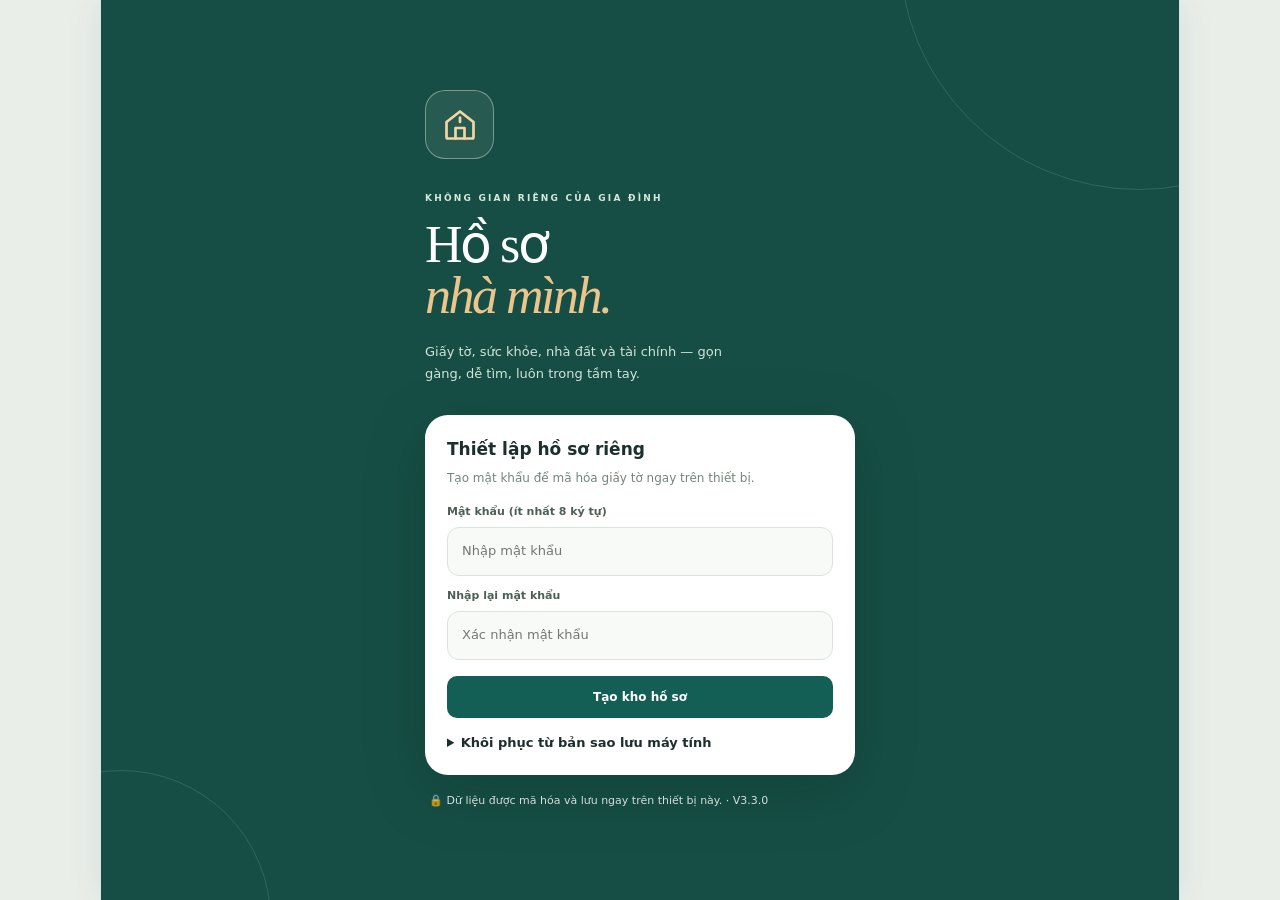
<file: index.html>
<!doctype html>
<html lang="vi" translate="no" class="notranslate">
<head>
  <meta charset="utf-8">
  <meta name="google" content="notranslate">
  <meta name="viewport" content="width=device-width,initial-scale=1,viewport-fit=cover">
  <meta name="theme-color" content="#145f55">
  <meta name="description" content="Hồ sơ Nhà Mình — quản lý giấy tờ, sức khỏe, nhà đất và thu chi gia đình, lưu mã hóa trên thiết bị.">
  <meta name="apple-mobile-web-app-capable" content="yes">
  <meta name="apple-mobile-web-app-status-bar-style" content="default">
  <meta name="apple-mobile-web-app-title" content="Hồ sơ nhà mình">
  <link rel="icon" href="./icons/favicon-32-v2.png" sizes="32x32" type="image/png">
  <link rel="icon" href="./icons/favicon-48-v2.png" sizes="48x48" type="image/png">
  <link rel="apple-touch-icon" href="./icons/apple-touch-icon-v2.png" sizes="180x180">
  <meta property="og:type" content="website">
  <meta property="og:title" content="Hồ sơ nhà mình">
  <meta property="og:description" content="Tổ ấm được gìn giữ – Mọi giấy tờ, một nơi an tâm.">
  <meta property="og:image" content="https://minhthang16.github.io/ho-so-gia-dinh-test/icons/icon-family-512-v2.png">
  <link rel="manifest" href="./manifest.webmanifest">
  <link rel="stylesheet" href="./styles.css?v=3.3.0">
  <link rel="stylesheet" href="./compact.css?v=3.3.0-ui01">
  <link rel="stylesheet" href="./ui02.css?v=3.3.0-ui02-v05">
  <title>Hồ sơ nhà mình – V3.3.0 TEST · UI02 V05</title>
</head>
<body>
  <div class="app-shell">
    <section id="authScreen" class="auth-screen">
      <div class="auth-decor one"></div><div class="auth-decor two"></div>
      <div class="auth-inner">
        <div class="logo-badge" aria-hidden="true">
          <svg viewBox="0 0 24 24" fill="none" stroke="currentColor" stroke-width="1.8" stroke-linecap="round" stroke-linejoin="round"><path d="m3 10 9-7 9 7v10a1 1 0 0 1-1 1H4a1 1 0 0 1-1-1z"/><path d="M9 21v-7h6v7"/><path d="M12 7v3"/></svg>
        </div>
        <div class="eyebrow">KHÔNG GIAN RIÊNG CỦA GIA ĐÌNH</div>
        <h1>Hồ sơ<br><em>nhà mình.</em></h1>
        <p class="auth-intro">Giấy tờ, sức khỏe, nhà đất và tài chính — gọn gàng, dễ tìm, luôn trong tầm tay.</p>
        <div id="authContent"></div>
        <p class="auth-privacy"><span aria-hidden="true">🔒</span> Dữ liệu được mã hóa và lưu ngay trên thiết bị này. · V3.3.0</p>
      </div>
    </section>

    <section id="mainApp" class="main-app hidden" aria-label="Ứng dụng Hồ sơ nhà mình">
      <header class="topbar">
        <div class="topbar-title"><div class="small-mark" aria-hidden="true">⌂</div><div><span class="topbar-overline">QUẢN LÝ GIA ĐÌNH · V3.3.0</span><strong id="pageTitle">Tổng quan</strong></div></div>
        <div class="ui02-greeting"><span class="ui02-greeting-kicker">TỔ ẤM ĐƯỢC GÌN GIỮ</span><span class="ui02-greeting-text">– Mọi giấy tờ, một nơi an tâm.</span></div>
        <button class="round-icon" id="topLock" title="Khóa ứng dụng" aria-label="Khóa ứng dụng"><svg viewBox="0 0 24 24" fill="none" stroke="currentColor" stroke-width="1.9" stroke-linecap="round" stroke-linejoin="round"><rect x="5" y="10" width="14" height="11" rx="2"/><path d="M8 10V7a4 4 0 0 1 8 0v3"/></svg></button>
      </header>
      <button id="syncTopStatus" type="button" data-action="sync-drive" class="secondary-btn full" style="margin:0;border-radius:0;font-size:12px;min-height:34px;white-space:normal;overflow-wrap:anywhere" aria-live="polite">Đồng bộ Drive · Chưa kết nối</button>
      <main id="view" class="main-content"></main>
      <button id="fab" class="fab" aria-label="Thêm mới" title="Thêm mới"><span>＋</span></button>
      <nav class="bottom-nav" aria-label="Điều hướng chính">
        <button data-nav="home" class="nav-btn active"><span class="nav-ico">⌂</span><span>Tổng quan</span></button>
        <button data-nav="records" class="nav-btn"><span class="nav-ico">▤</span><span>Hồ sơ</span></button>
        <button data-nav="finance" class="nav-btn"><span class="nav-ico">◉</span><span>Thu chi</span></button>
        <button data-nav="members" class="nav-btn"><span class="nav-ico">♧</span><span>Gia đình</span></button>
        <button data-nav="settings" class="nav-btn"><span class="nav-ico">⚙</span><span>Cài đặt</span></button>
      </nav>
    </section>
  </div>

  <dialog id="modal" aria-modal="true"><div id="modalBody"></div></dialog>
  <div id="toast" role="status" aria-live="polite"></div>
  <input id="backupFile" type="file" accept=".hsgd,.json,application/json" class="hidden" aria-label="Chọn tệp sao lưu">
  <script src="./app.js?v=3.3.0" defer></script>
  <script src="./ui02.js?v=3.3.0-ui02-v05" defer></script>
  <script src="./sync.js?v=3.3.0" defer></script>
</body>
</html>
</file>
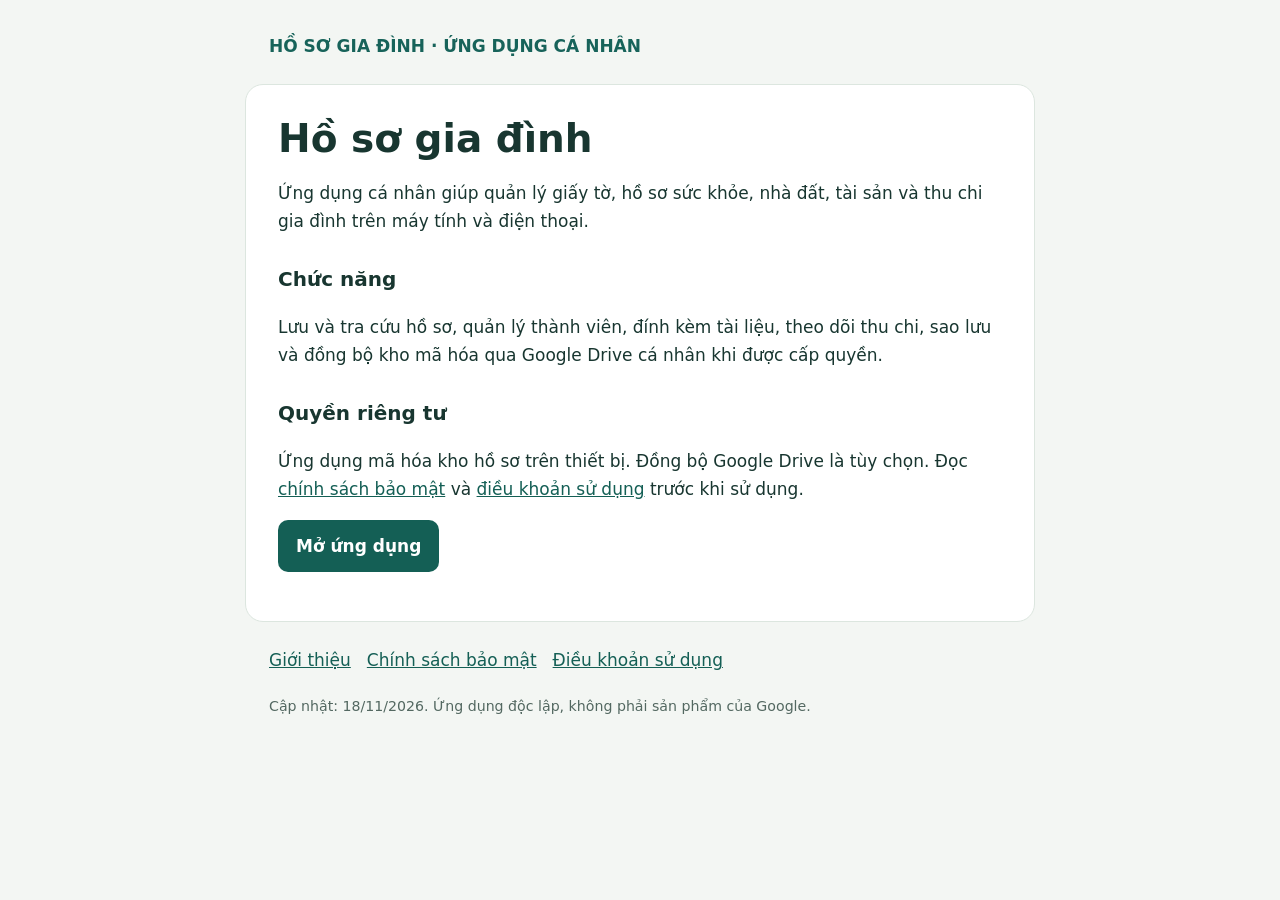
<file: gioi-thieu.html>
<!doctype html>
<html lang="vi"><head><meta charset="utf-8"><meta name="viewport" content="width=device-width, initial-scale=1"><title>Hồ sơ gia đình | Hồ sơ gia đình</title><style>*{box-sizing:border-box}body{margin:0;background:#f3f6f3;color:#183630;font:17px/1.65 system-ui,Arial,sans-serif}header,main,footer{max-width:790px;margin:auto;padding:24px}header{padding-top:32px;color:#17635a;font-weight:700}main{background:white;border:1px solid #dce6df;border-radius:18px;padding:32px}h1{font-size:clamp(27px,5vw,39px);line-height:1.15;margin:0 0 16px}h2{font-size:20px;margin-top:28px}a{color:#145f55}nav{display:flex;gap:16px;flex-wrap:wrap}small{color:#536861}.btn{display:inline-block;padding:12px 18px;border-radius:10px;background:#145f55;color:white;text-decoration:none;font-weight:600}code{overflow-wrap:anywhere}@media(max-width:600px){main{margin:0 12px;padding:22px}header,footer{padding:20px}}</style></head><body><header>HỒ SƠ GIA ĐÌNH · ỨNG DỤNG CÁ NHÂN</header><main><h1>Hồ sơ gia đình</h1><p>Ứng dụng cá nhân giúp quản lý giấy tờ, hồ sơ sức khỏe, nhà đất, tài sản và thu chi gia đình trên máy tính và điện thoại.</p><h2>Chức năng</h2><p>Lưu và tra cứu hồ sơ, quản lý thành viên, đính kèm tài liệu, theo dõi thu chi, sao lưu và đồng bộ kho mã hóa qua Google Drive cá nhân khi được cấp quyền.</p><h2>Quyền riêng tư</h2><p>Ứng dụng mã hóa kho hồ sơ trên thiết bị. Đồng bộ Google Drive là tùy chọn. Đọc <a href="privacy.html">chính sách bảo mật</a> và <a href="terms.html">điều khoản sử dụng</a> trước khi sử dụng.</p><p><a class="btn" href="./index.html">Mở ứng dụng</a></p></main><footer><nav><a href="gioi-thieu.html">Giới thiệu</a><a href="privacy.html">Chính sách bảo mật</a><a href="terms.html">Điều khoản sử dụng</a></nav><p><small>Cập nhật: 18/11/2026. Ứng dụng độc lập, không phải sản phẩm của Google.</small></p></footer></body></html>
</file>
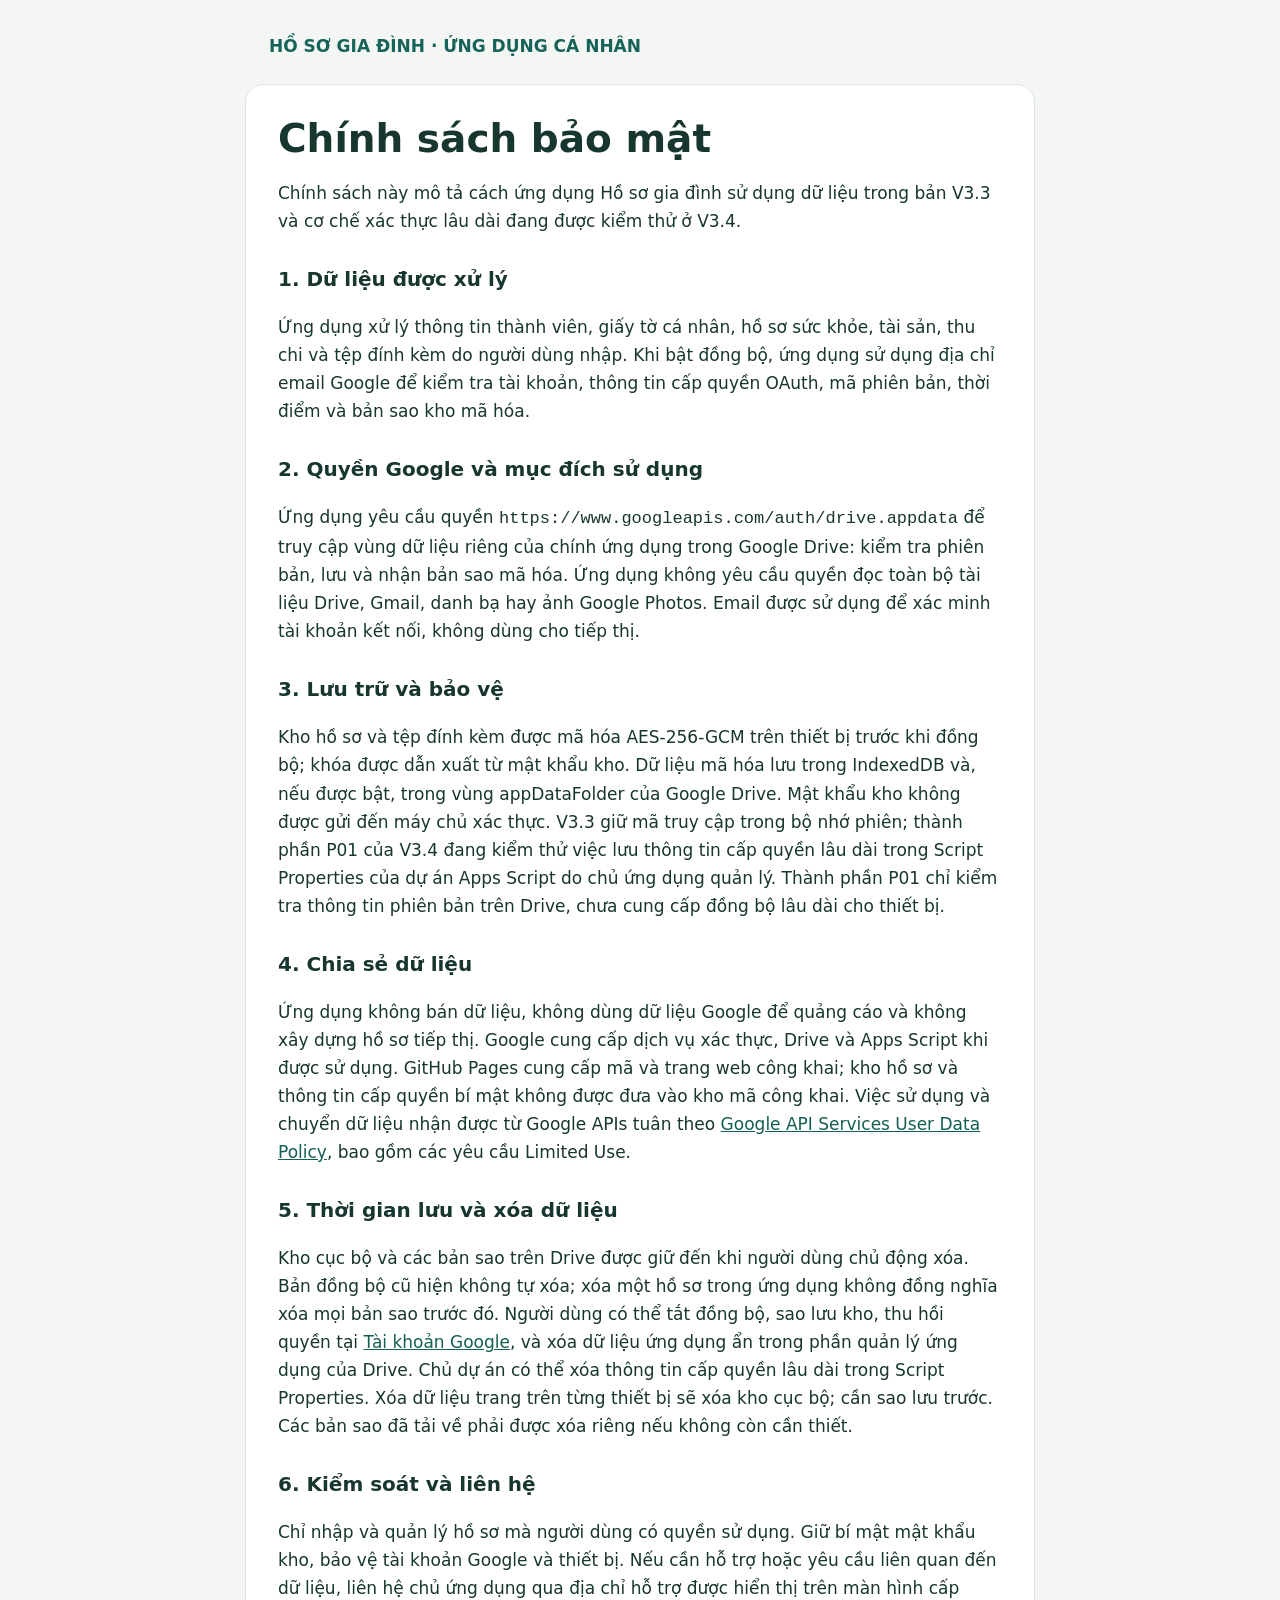
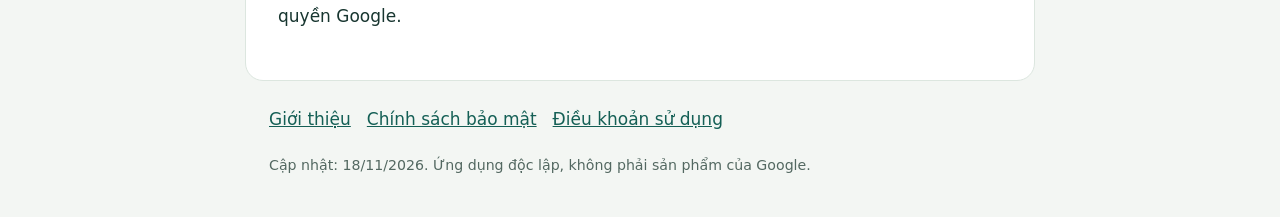
<file: privacy.html>
<!doctype html>
<html lang="vi"><head><meta charset="utf-8"><meta name="viewport" content="width=device-width, initial-scale=1"><title>Chính sách bảo mật | Hồ sơ gia đình</title><style>*{box-sizing:border-box}body{margin:0;background:#f3f6f3;color:#183630;font:17px/1.65 system-ui,Arial,sans-serif}header,main,footer{max-width:790px;margin:auto;padding:24px}header{padding-top:32px;color:#17635a;font-weight:700}main{background:white;border:1px solid #dce6df;border-radius:18px;padding:32px}h1{font-size:clamp(27px,5vw,39px);line-height:1.15;margin:0 0 16px}h2{font-size:20px;margin-top:28px}a{color:#145f55}nav{display:flex;gap:16px;flex-wrap:wrap}small{color:#536861}.btn{display:inline-block;padding:12px 18px;border-radius:10px;background:#145f55;color:white;text-decoration:none;font-weight:600}code{overflow-wrap:anywhere}@media(max-width:600px){main{margin:0 12px;padding:22px}header,footer{padding:20px}}</style></head><body><header>HỒ SƠ GIA ĐÌNH · ỨNG DỤNG CÁ NHÂN</header><main><h1>Chính sách bảo mật</h1><p>Chính sách này mô tả cách ứng dụng Hồ sơ gia đình sử dụng dữ liệu trong bản V3.3 và cơ chế xác thực lâu dài đang được kiểm thử ở V3.4.</p><h2>1. Dữ liệu được xử lý</h2><p>Ứng dụng xử lý thông tin thành viên, giấy tờ cá nhân, hồ sơ sức khỏe, tài sản, thu chi và tệp đính kèm do người dùng nhập. Khi bật đồng bộ, ứng dụng sử dụng địa chỉ email Google để kiểm tra tài khoản, thông tin cấp quyền OAuth, mã phiên bản, thời điểm và bản sao kho mã hóa.</p><h2>2. Quyền Google và mục đích sử dụng</h2><p>Ứng dụng yêu cầu quyền <code>https://www.googleapis.com/auth/drive.appdata</code> để truy cập vùng dữ liệu riêng của chính ứng dụng trong Google Drive: kiểm tra phiên bản, lưu và nhận bản sao mã hóa. Ứng dụng không yêu cầu quyền đọc toàn bộ tài liệu Drive, Gmail, danh bạ hay ảnh Google Photos. Email được sử dụng để xác minh tài khoản kết nối, không dùng cho tiếp thị.</p><h2>3. Lưu trữ và bảo vệ</h2><p>Kho hồ sơ và tệp đính kèm được mã hóa AES-256-GCM trên thiết bị trước khi đồng bộ; khóa được dẫn xuất từ mật khẩu kho. Dữ liệu mã hóa lưu trong IndexedDB và, nếu được bật, trong vùng appDataFolder của Google Drive. Mật khẩu kho không được gửi đến máy chủ xác thực. V3.3 giữ mã truy cập trong bộ nhớ phiên; thành phần P01 của V3.4 đang kiểm thử việc lưu thông tin cấp quyền lâu dài trong Script Properties của dự án Apps Script do chủ ứng dụng quản lý. Thành phần P01 chỉ kiểm tra thông tin phiên bản trên Drive, chưa cung cấp đồng bộ lâu dài cho thiết bị.</p><h2>4. Chia sẻ dữ liệu</h2><p>Ứng dụng không bán dữ liệu, không dùng dữ liệu Google để quảng cáo và không xây dựng hồ sơ tiếp thị. Google cung cấp dịch vụ xác thực, Drive và Apps Script khi được sử dụng. GitHub Pages cung cấp mã và trang web công khai; kho hồ sơ và thông tin cấp quyền bí mật không được đưa vào kho mã công khai. Việc sử dụng và chuyển dữ liệu nhận được từ Google APIs tuân theo <a href="https://developers.google.com/terms/api-services-user-data-policy">Google API Services User Data Policy</a>, bao gồm các yêu cầu Limited Use.</p><h2>5. Thời gian lưu và xóa dữ liệu</h2><p>Kho cục bộ và các bản sao trên Drive được giữ đến khi người dùng chủ động xóa. Bản đồng bộ cũ hiện không tự xóa; xóa một hồ sơ trong ứng dụng không đồng nghĩa xóa mọi bản sao trước đó. Người dùng có thể tắt đồng bộ, sao lưu kho, thu hồi quyền tại <a href="https://myaccount.google.com/connections">Tài khoản Google</a>, và xóa dữ liệu ứng dụng ẩn trong phần quản lý ứng dụng của Drive. Chủ dự án có thể xóa thông tin cấp quyền lâu dài trong Script Properties. Xóa dữ liệu trang trên từng thiết bị sẽ xóa kho cục bộ; cần sao lưu trước. Các bản sao đã tải về phải được xóa riêng nếu không còn cần thiết.</p><h2>6. Kiểm soát và liên hệ</h2><p>Chỉ nhập và quản lý hồ sơ mà người dùng có quyền sử dụng. Giữ bí mật mật khẩu kho, bảo vệ tài khoản Google và thiết bị. Nếu cần hỗ trợ hoặc yêu cầu liên quan đến dữ liệu, liên hệ chủ ứng dụng qua địa chỉ hỗ trợ được hiển thị trên màn hình cấp quyền Google.</p></main><footer><nav><a href="gioi-thieu.html">Giới thiệu</a><a href="privacy.html">Chính sách bảo mật</a><a href="terms.html">Điều khoản sử dụng</a></nav><p><small>Cập nhật: 18/11/2026. Ứng dụng độc lập, không phải sản phẩm của Google.</small></p></footer></body></html>
</file>
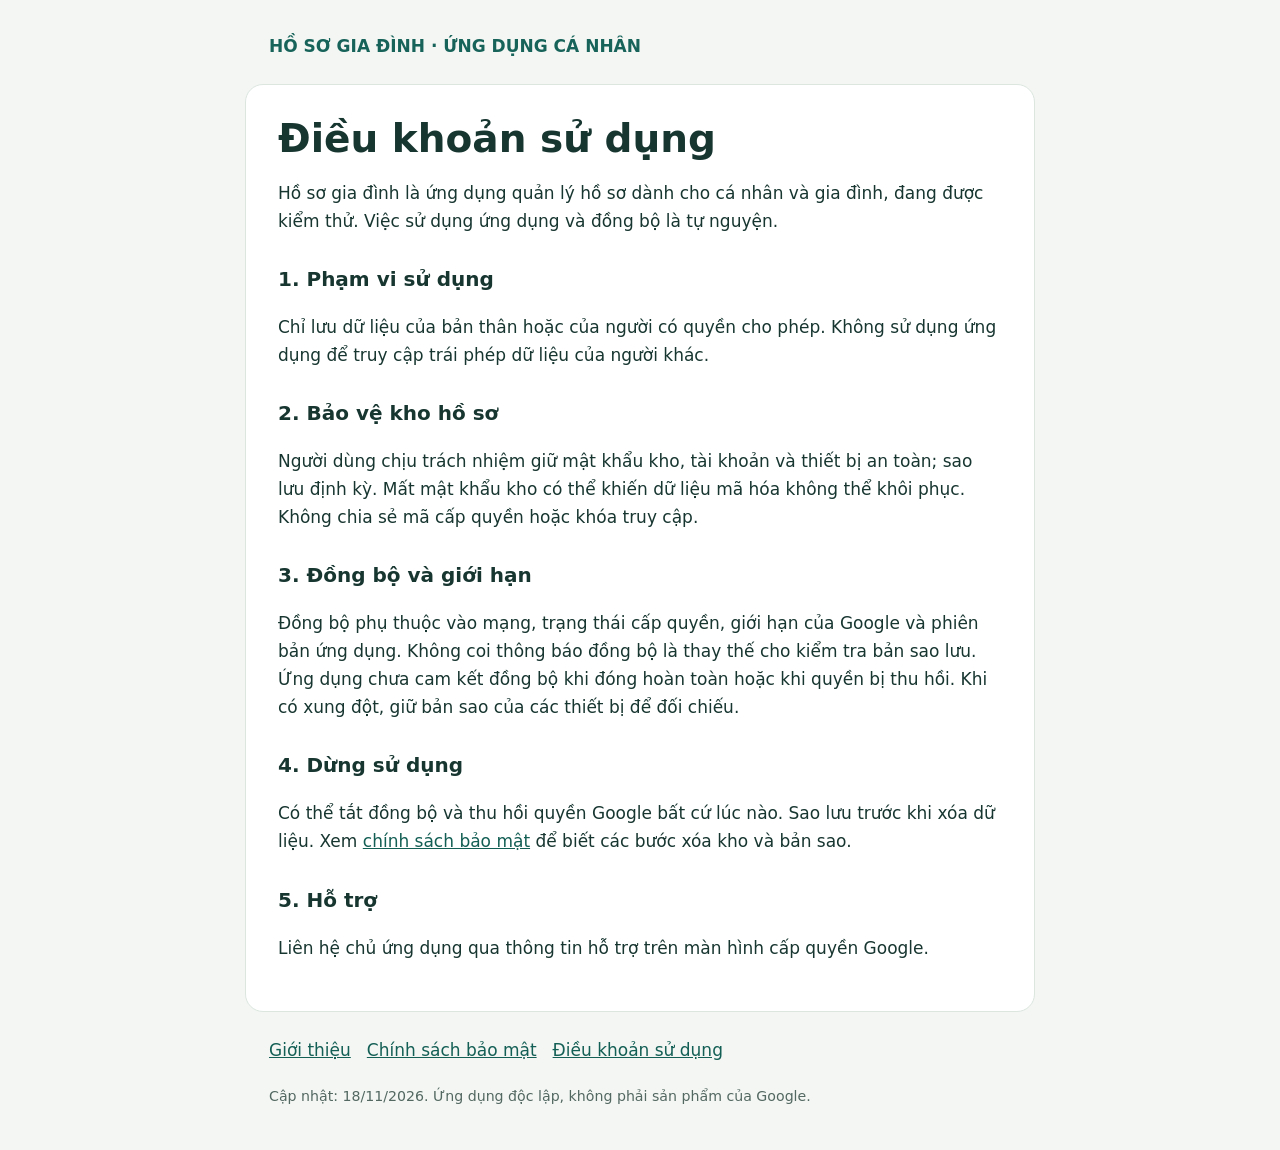
<file: terms.html>
<!doctype html>
<html lang="vi"><head><meta charset="utf-8"><meta name="viewport" content="width=device-width, initial-scale=1"><title>Điều khoản sử dụng | Hồ sơ gia đình</title><style>*{box-sizing:border-box}body{margin:0;background:#f3f6f3;color:#183630;font:17px/1.65 system-ui,Arial,sans-serif}header,main,footer{max-width:790px;margin:auto;padding:24px}header{padding-top:32px;color:#17635a;font-weight:700}main{background:white;border:1px solid #dce6df;border-radius:18px;padding:32px}h1{font-size:clamp(27px,5vw,39px);line-height:1.15;margin:0 0 16px}h2{font-size:20px;margin-top:28px}a{color:#145f55}nav{display:flex;gap:16px;flex-wrap:wrap}small{color:#536861}.btn{display:inline-block;padding:12px 18px;border-radius:10px;background:#145f55;color:white;text-decoration:none;font-weight:600}code{overflow-wrap:anywhere}@media(max-width:600px){main{margin:0 12px;padding:22px}header,footer{padding:20px}}</style></head><body><header>HỒ SƠ GIA ĐÌNH · ỨNG DỤNG CÁ NHÂN</header><main><h1>Điều khoản sử dụng</h1><p>Hồ sơ gia đình là ứng dụng quản lý hồ sơ dành cho cá nhân và gia đình, đang được kiểm thử. Việc sử dụng ứng dụng và đồng bộ là tự nguyện.</p><h2>1. Phạm vi sử dụng</h2><p>Chỉ lưu dữ liệu của bản thân hoặc của người có quyền cho phép. Không sử dụng ứng dụng để truy cập trái phép dữ liệu của người khác.</p><h2>2. Bảo vệ kho hồ sơ</h2><p>Người dùng chịu trách nhiệm giữ mật khẩu kho, tài khoản và thiết bị an toàn; sao lưu định kỳ. Mất mật khẩu kho có thể khiến dữ liệu mã hóa không thể khôi phục. Không chia sẻ mã cấp quyền hoặc khóa truy cập.</p><h2>3. Đồng bộ và giới hạn</h2><p>Đồng bộ phụ thuộc vào mạng, trạng thái cấp quyền, giới hạn của Google và phiên bản ứng dụng. Không coi thông báo đồng bộ là thay thế cho kiểm tra bản sao lưu. Ứng dụng chưa cam kết đồng bộ khi đóng hoàn toàn hoặc khi quyền bị thu hồi. Khi có xung đột, giữ bản sao của các thiết bị để đối chiếu.</p><h2>4. Dừng sử dụng</h2><p>Có thể tắt đồng bộ và thu hồi quyền Google bất cứ lúc nào. Sao lưu trước khi xóa dữ liệu. Xem <a href="privacy.html">chính sách bảo mật</a> để biết các bước xóa kho và bản sao.</p><h2>5. Hỗ trợ</h2><p>Liên hệ chủ ứng dụng qua thông tin hỗ trợ trên màn hình cấp quyền Google.</p></main><footer><nav><a href="gioi-thieu.html">Giới thiệu</a><a href="privacy.html">Chính sách bảo mật</a><a href="terms.html">Điều khoản sử dụng</a></nav><p><small>Cập nhật: 18/11/2026. Ứng dụng độc lập, không phải sản phẩm của Google.</small></p></footer></body></html>
</file>
<file: styles.css>
:root{color-scheme:light;--deep:#162e2b;--green:#145f55;--green2:#21796b;--pale:#eaf4ed;--gold:#e3b56c;--paper:#f7f7f3;--white:#fff;--ink:#1b302d;--muted:#73817b;--line:#e7ebe6;--red:#bd4a49;--amber:#a76920;--shadow:0 8px 28px rgba(23,52,45,.055);font-family:Inter,system-ui,-apple-system,BlinkMacSystemFont,"Segoe UI",sans-serif}
*{box-sizing:border-box}html{background:#e9eee9}body{margin:0;color:var(--ink);font-size:14px;-webkit-tap-highlight-color:transparent}button,input,textarea,select{font:inherit}button{cursor:pointer}button:disabled{opacity:.45;cursor:not-allowed}.hidden{display:none!important}.app-shell{max-width:520px;min-height:100dvh;margin:auto;position:relative;box-shadow:0 0 35px #1d4b4314;background:var(--paper)}.main-app{min-height:100dvh;padding-bottom:calc(88px + env(safe-area-inset-bottom,0px))}.topbar{height:79px;padding:16px 21px 11px;position:sticky;top:0;z-index:10;background:#f7f7f3ef;backdrop-filter:blur(14px);display:flex;align-items:center;justify-content:space-between;border-bottom:1px solid #e9ebe6}.topbar-title{display:flex;align-items:center;gap:12px}.small-mark{font-size:30px;background:#e2efe9;color:var(--green);border-radius:15px;width:46px;height:46px;display:grid;place-items:center}.topbar-overline{display:block;font-size:9px;letter-spacing:2px;color:var(--muted);font-weight:750;margin-bottom:3px}.topbar-title strong{font-size:20px;letter-spacing:-.6px}.round-icon{width:42px;height:42px;display:grid;place-items:center;border:1px solid var(--line);background:white;border-radius:14px;color:var(--green)}.round-icon svg{width:21px}.main-content{padding:22px 19px 35px;min-height:calc(100dvh - 166px)}.bottom-nav{position:fixed;z-index:11;bottom:0;left:50%;transform:translateX(-50%);width:min(100%,520px);display:grid;grid-template-columns:repeat(5,1fr);padding:8px 9px calc(8px + env(safe-area-inset-bottom,0px));height:calc(75px + env(safe-area-inset-bottom,0px));background:#fffefa;box-shadow:0 -6px 22px #1d4b430a;border-top:1px solid var(--line)}.nav-btn{border:0;background:transparent;color:#87928c;font-size:10px;font-weight:650;display:flex;flex-direction:column;align-items:center;justify-content:center;gap:4px;border-radius:13px}.nav-btn.active{color:var(--green);background:#e7f4eb}.nav-ico{font-size:24px;line-height:1}.fab{position:fixed;z-index:9;bottom:calc(90px + env(safe-area-inset-bottom,0px));right:max(24px,calc((100vw - 520px)/2 + 24px));border:0;border-radius:19px;width:57px;height:57px;background:var(--green);box-shadow:0 12px 25px #145f5550;color:white;font-size:33px;display:grid;place-items:center}.fab span{transform:translateY(-2px)}h2,h3,p{margin-top:0}.section-kicker{color:var(--green2);font-size:10px;letter-spacing:1.7px;font-weight:820;text-transform:uppercase;margin:2px 0 9px}.big-heading{font-family:Georgia,serif;font-size:29px;line-height:1.14;letter-spacing:-1px;color:var(--deep);margin:0 0 9px}.subtext{line-height:1.65;color:#788680;font-size:13px}.section-head{display:flex;justify-content:space-between;align-items:center;gap:10px;margin:27px 0 12px}.section-head h3{font-size:16px;letter-spacing:-.25px;margin:0}.text-action{background:none;border:0;color:var(--green);font-weight:700;font-size:12px}.hero-card{background:linear-gradient(132deg,#144f47,#1d7969 90%);color:white;border-radius:25px;padding:23px;position:relative;overflow:hidden;box-shadow:0 16px 32px #145f5528}.hero-card:before{content:'';position:absolute;width:220px;height:220px;border:1px solid #ffffff27;border-radius:50%;right:-95px;top:-85px}.hero-card:after{content:'';position:absolute;width:150px;height:150px;border:1px solid #ffffff21;border-radius:50%;right:-35px;bottom:-105px}.hero-content{position:relative;z-index:1}.hero-tag{color:#d1eee3;letter-spacing:1.8px;font-weight:700;font-size:10px}.hero-card h2{font-family:Georgia,serif;font-weight:500;font-size:28px;line-height:1.1;margin:11px 0 9px}.hero-card p{font-size:12px;color:#daf0e8;line-height:1.6;max-width:255px;margin:0 0 16px}.hero-link{background:white;color:var(--green);border:0;padding:11px 16px;border-radius:11px;font-size:12px;font-weight:750}.four-stats{display:grid;grid-template-columns:repeat(2,minmax(0,1fr));gap:10px;margin:16px 0 4px}.stat-card{background:white;border:1px solid #edf0e9;border-radius:18px;padding:16px 16px 15px;min-height:106px;box-shadow:var(--shadow)}.stat-ico{font-size:20px;margin-bottom:7px;display:block}.stat-num{display:block;font-weight:820;color:var(--deep);font-size:24px;letter-spacing:-1px}.stat-label{display:block;color:#819088;font-size:12px;margin-top:3px}.category-grid{display:grid;grid-template-columns:repeat(2,1fr);gap:11px}.category-card{background:#fff;border:1px solid #e6e9e2;border-radius:19px;padding:17px 15px 14px;text-align:left;box-shadow:var(--shadow);color:var(--ink)}.category-card .cat-icon{display:grid;place-items:center;width:43px;height:43px;border-radius:14px;background:#e9f3ed;font-size:23px;margin-bottom:14px}.category-card:nth-child(2) .cat-icon{background:#faefe6}.category-card:nth-child(3) .cat-icon{background:#e9eff8}.category-card:nth-child(4) .cat-icon{background:#f5eef9}.category-card strong{display:block;font-size:14px}.category-card small{display:block;color:var(--muted);margin-top:5px;font-size:11px}.list{display:flex;flex-direction:column;gap:10px}.list-card{background:white;border:1px solid var(--line);border-radius:17px;padding:14px;box-shadow:var(--shadow)}.record-card{display:flex;gap:11px;align-items:flex-start;cursor:pointer}.record-icon,.tx-icon,.member-avatar{width:43px;height:43px;min-width:43px;border-radius:14px;display:grid;place-items:center;font-size:21px;background:#edf4ee}.card-text{flex:1;min-width:0}.card-title{font-weight:750;margin:2px 0 5px;font-size:14px;white-space:normal;overflow-wrap:anywhere}.card-meta{font-size:11px;line-height:1.5;color:var(--muted)}.card-trail{font-size:21px;color:#bdc8c1;align-self:center}.chip{display:inline-flex;align-items:center;padding:3px 8px;border-radius:9px;background:#edf4ee;color:var(--green);font-size:10px;font-weight:750}.chip.danger{background:#fff0ee;color:#b8504c}.chip.warn{background:#fff4e5;color:#986525}.chip.neutral{background:#f1f2ef;color:#667772}.mini-divider{height:1px;background:var(--line);margin:11px 0}.alert-list .list-card{border-left:3px solid #daac65}.empty{background:#fff;border:1px dashed #d7dfd5;border-radius:19px;text-align:center;padding:33px 18px;color:var(--muted)}.empty-ico{font-size:35px;display:block;margin-bottom:7px}.empty strong{display:block;color:var(--ink);font-size:14px;margin:8px 0}.empty p{max-width:260px;margin:0 auto 17px;line-height:1.65;font-size:12px}.primary-btn,.secondary-btn,.danger-btn{border:0;border-radius:13px;padding:13px 17px;min-height:44px;font-weight:760;font-size:13px}.primary-btn{background:var(--green);color:white}.secondary-btn{background:#eaf2ed;color:var(--green)}.danger-btn{background:#fff0ee;color:var(--red)}.full{width:100%}.row-actions{display:flex;gap:9px;align-items:center;flex-wrap:wrap}.row-actions>*{flex:1}.pills{display:flex;gap:7px;overflow-x:auto;scrollbar-width:none;margin:15px -19px 16px;padding:0 19px}.pills::-webkit-scrollbar{display:none}.pill{white-space:nowrap;border:1px solid #e4e8e1;color:#65746d;background:white;border-radius:999px;padding:10px 15px;font-weight:700;font-size:12px}.pill.active{background:var(--green);border-color:var(--green);color:white}.searchbox{display:flex;align-items:center;background:white;border:1px solid #e3e8e1;border-radius:14px;padding:0 12px;gap:9px;margin:14px 0}.searchbox svg{width:19px;stroke:#8b9b91}.searchbox input{width:100%;border:0;outline:0;background:transparent;min-height:47px;font-size:13px;color:var(--ink)}.filter-row{display:grid;grid-template-columns:1fr 1fr;gap:9px;margin:0 0 15px}.filter-row select{width:100%;background:white;border:1px solid #e4e8e1;border-radius:12px;padding:10px 9px;color:#53675e;min-height:42px;font-size:12px}.finance-summary{background:#fff;border:1px solid var(--line);border-radius:21px;padding:19px;margin:17px 0}.finance-heading{display:flex;align-items:center;justify-content:space-between;gap:8px}.finance-heading input{max-width:145px;border:1px solid var(--line);background:var(--paper);border-radius:10px;padding:9px;color:var(--ink)}.finance-balance{margin:15px 0 12px;font-size:27px;letter-spacing:-1px;font-weight:850;overflow-wrap:anywhere}.income-expense{display:grid;grid-template-columns:1fr 1fr;gap:10px}.income-expense>div{padding:13px;background:#edf7f0;border-radius:13px}.income-expense>div:last-child{background:#fff3ef}.income-expense small{font-size:11px;color:#6f8378;display:block;margin-bottom:5px}.income-expense strong{font-size:14px;overflow-wrap:anywhere}.income{color:#1b8066!important}.expense{color:#bc5d4c!important}.tx-card{display:flex;align-items:center;gap:11px}.tx-amount{font-weight:850;white-space:nowrap;font-size:13px}.member-avatar{background:#e9f1ec;color:var(--green);font-family:Georgia,serif;font-size:22px;font-weight:bold}.member-card{display:flex;align-items:center;gap:11px}.member-extra{font-size:11px;color:var(--muted);margin-top:6px}.setting-group{margin:17px 0 25px}.setting-group h3{font-size:14px;margin:0 0 9px}.setting-list{background:white;border-radius:16px;border:1px solid var(--line);overflow:hidden}.setting-item{padding:14px;display:flex;gap:10px;align-items:center;justify-content:space-between;width:100%;background:white;text-align:left;border:0;color:var(--ink);border-bottom:1px solid var(--line)}.setting-item:last-child{border-bottom:0}.setting-item strong{display:block;font-size:13px}.setting-item small{display:block;margin-top:5px;font-size:11px;color:var(--muted);line-height:1.45}.setting-item .right-arrow{color:#9aaba1;font-size:20px}.info-note{background:#edf3ed;border-radius:15px;padding:15px 16px;font-size:12px;color:#62756d;line-height:1.75}.info-note strong{color:var(--green)}.auth-screen{min-height:100dvh;display:flex;align-items:center;justify-content:center;background:#164e45;color:white;position:relative;overflow:hidden;padding:35px 25px}.auth-decor{position:absolute;border:1px solid #ffffff1f;border-radius:50%;pointer-events:none}.auth-decor.one{width:480px;height:480px;top:-290px;right:-200px}.auth-decor.two{width:300px;height:300px;bottom:-170px;left:-130px}.auth-inner{position:relative;width:100%;max-width:360px}.logo-badge{height:69px;width:69px;display:grid;place-items:center;border:1px solid #ffffff60;border-radius:20px;background:#ffffff13;color:#f3d6a2;margin-bottom:33px}.logo-badge svg{width:36px;height:36px}.eyebrow{letter-spacing:2.2px;font-size:9px;color:#d3e9dc;font-weight:800}.auth-screen h1{font-size:52px;font-weight:normal;letter-spacing:-2.5px;line-height:.98;font-family:Georgia,serif;margin:15px 0 19px}.auth-screen h1 em{color:#ebc58b;font-weight:normal}.auth-intro{max-width:300px;line-height:1.7;font-size:13px;color:#d1e4dc;margin-bottom:30px}.auth-panel{background:white;border-radius:23px;padding:22px;color:var(--ink);box-shadow:0 16px 60px #09292140}.auth-panel h2{font-size:17px;margin:0 0 7px}.auth-panel p{font-size:12px;line-height:1.6;color:#73857a;margin:0 0 16px}.auth-panel label{display:block;color:#4c6156;font-size:11px;font-weight:800;margin:12px 0 7px}.auth-panel input{width:100%;border:1px solid #dae4dc;background:#f8faf8;border-radius:12px;padding:14px;min-height:47px;color:var(--ink);outline-color:var(--green)}.auth-panel button{margin-top:16px}.auth-privacy{font-size:11px;line-height:1.6;opacity:.82;margin:17px 4px 0}.auth-error{color:#b53030!important;background:#fff1ef;padding:8px;border-radius:9px;margin:12px 0!important}.form-field{margin:13px 0}.form-field label{display:block;font-size:12px;font-weight:770;margin-bottom:7px;color:#52685e}.form-field label .req{color:#d95353}.form-field input,.form-field select,.form-field textarea{width:100%;border:1px solid #dae5db;border-radius:12px;background:#fafbf9;min-height:44px;padding:11px 12px;color:var(--ink);outline-color:var(--green);font-size:14px}.form-field textarea{min-height:91px;resize:vertical;line-height:1.6}.form-field input[type=file]{padding:10px;background:white;font-size:12px}.form-grid{display:grid;grid-template-columns:1fr 1fr;gap:0 10px}.form-help{color:var(--muted);font-size:11px;line-height:1.6;display:block;margin:7px 0}.modal-head{display:flex;align-items:center;justify-content:space-between;gap:12px;margin-bottom:18px}.modal-head h2{font-size:20px;letter-spacing:-.5px;margin:0}.close-btn{border:0;background:#f0f3ef;color:#4d6259;border-radius:11px;min-width:37px;height:37px;font-size:22px;line-height:1}.modal-footer{display:flex;gap:8px;margin-top:22px}.modal-footer>*{flex:1}.attachment-row{display:flex;align-items:center;gap:8px;justify-content:space-between;border:1px solid var(--line);border-radius:11px;padding:8px 10px;margin:7px 0;font-size:12px}.attachment-row span{min-width:0;overflow-wrap:anywhere;flex:1}.attachment-row button{border:0;background:#edf4ee;color:var(--green);border-radius:9px;min-height:35px;padding:5px 9px;font-weight:800;font-size:11px}.attachment-row button.remove{color:var(--red);background:#fff0ee}.detail-title{font-size:22px;font-family:Georgia,serif;line-height:1.3;margin:4px 0 15px}.detail-row{display:flex;justify-content:space-between;gap:16px;border-bottom:1px solid var(--line);padding:11px 0;font-size:12px}.detail-row .key{min-width:110px;color:var(--muted)}.detail-row .val{text-align:right;overflow-wrap:anywhere;font-weight:650;white-space:pre-wrap}.detail-notes{background:#f6f8f4;padding:13px;border-radius:12px;white-space:pre-wrap;font-size:13px;line-height:1.65;margin:13px 0;overflow-wrap:anywhere}.category-editor-title{font-size:11px;letter-spacing:1px;color:var(--green);font-weight:800;margin:19px 0 9px}.category-entry{border:1px solid var(--line);padding:9px 10px;border-radius:10px;margin:6px 0;display:flex;gap:6px;align-items:center;justify-content:space-between;font-size:12px}.category-entry button{border:none;background:#eff4ef;border-radius:8px;padding:6px 9px;color:var(--green);font-size:11px;font-weight:700}.category-entry strong{overflow-wrap:anywhere;min-width:0}.footer-caption{font-size:10px;color:var(--muted);text-align:center;margin-top:28px}#modal{position:fixed;max-width:min(520px,100vw);width:100%;max-height:calc(100dvh - 25px);border:0;border-radius:24px 24px 0 0;margin:auto auto 0;padding:0;background:white;color:var(--ink);box-shadow:0 -18px 55px #0d261d30;overscroll-behavior:contain}#modal::backdrop{background:#09251c91;backdrop-filter:blur(4px)}#modalBody{padding:20px 20px calc(24px + env(safe-area-inset-bottom,0px));max-height:calc(100dvh - 25px);overflow-y:auto}#toast{position:fixed;bottom:calc(168px + env(safe-area-inset-bottom,0px));left:50%;transform:translate(-50%,20px);max-width:min(450px,90vw);width:max-content;background:#183b33;color:white;padding:12px 16px;border-radius:12px;opacity:0;pointer-events:none;transition:.2s;z-index:99;text-align:center;font-size:12px;box-shadow:0 8px 25px #21342b35}#toast.visible{transform:translate(-50%,0);opacity:1}@media(min-width:620px){#modal{border-radius:22px;margin:auto;max-height:86dvh}#modalBody{max-height:86dvh}.app-shell{border-left:1px solid #dce5dd;border-right:1px solid #dce5dd}.main-content{padding-left:27px;padding-right:27px}.pills{margin-left:-27px;margin-right:-27px;padding-left:27px;padding-right:27px}}@media(max-width:365px){.main-content{padding:17px 13px}.topbar{padding-left:13px;padding-right:13px}.nav-btn{font-size:9px}.category-card{padding:14px 11px}.fab{right:18px}.stat-card{padding:12px}.form-grid{grid-template-columns:1fr}}

/* V2: biểu mẫu theo từng loại hồ sơ, ưu tiên điện thoại */
.form-step-label{margin:22px 0 12px;padding:10px 12px;background:#eaf3ee;color:#145f55;font-weight:800;font-size:12px;border-radius:10px;border-left:3px solid #2d8072}
.dynamic-fields{margin:8px 0 12px;padding:0}
.detail-section-title{display:flex;justify-content:space-between;gap:8px;align-items:center;margin:15px 0 9px;font-weight:800;color:#174b43;font-size:13px}
.detail-section-title span{font-size:11px;color:#6e8b7d;font-weight:600}
.detail-intro{margin-bottom:15px;line-height:1.6}
.detail-fields{display:flex;flex-direction:column;gap:2px}
.detail-fields input,.detail-fields select,.detail-fields textarea{min-height:44px}
.detail-fields textarea{min-height:90px}
@media(max-width:420px){.form-step-label{margin-top:18px}.dynamic-fields .detail-fields{gap:0}}

/* V3.2 attachment preview */
.attachment-row .attachment-view-btn{background:#dcefe7;color:#145f55;min-height:40px}.attachment-row button{flex-shrink:0}#attachmentPreview{position:fixed;inset:0;margin:auto;width:min(900px,calc(100% - 16px));height:min(92dvh,860px);max-width:100%;max-height:96dvh;border:0;border-radius:16px;padding:0;color:var(--ink);background:white;box-shadow:0 10px 50px #0005}#attachmentPreview[open]{display:flex;flex-direction:column}#attachmentPreview::backdrop{background:#081e16c9}.preview-head{display:flex;align-items:center;justify-content:space-between;gap:12px;border-bottom:1px solid var(--line);padding:12px 14px}.preview-head>div{min-width:0}.preview-head h2{font-size:17px;margin:0 0 4px}.preview-title{font-size:12px;overflow-wrap:anywhere;color:#52645c}.preview-content{min-height:0;flex:1;overflow:auto;background:#f0f3f1;padding:12px;display:flex;flex-direction:column;align-items:center;gap:8px;overflow-wrap:anywhere}.preview-content img{max-width:100%;height:auto;display:block;object-fit:contain;margin:auto 0}.preview-content iframe{border:0;width:100%;flex:1;min-height:200px;background:white}.preview-content pre{align-self:stretch;white-space:pre-wrap;overflow-wrap:anywhere;overflow:auto;margin:0;padding:8px;background:white}.preview-note{font-size:12px;margin:0;color:#43554c}.preview-footer{display:flex;gap:8px;padding:12px 14px calc(12px + env(safe-area-inset-bottom,0px))}.preview-footer button{flex:1;min-height:44px}@media(max-width:600px){#attachmentPreview{width:100%;height:100dvh;max-height:100dvh;border-radius:0}.preview-content{padding:8px}.attachment-row{gap:5px;padding:7px}.attachment-row button{padding:5px 7px}}
</file>
<file: compact.css>
/* HO SO GIA DINH — UI COMPACT V01 (20-11-2026)
   Visual overrides only. Do not change app.js, sync.js, data or APIs.
   Base CSS: styles.css?v=3.3.0. Keep this stylesheet loaded AFTER base CSS. */
:root{--ui-desktop:1080px}
html,body{min-width:0}
body{font-size:13px;line-height:1.46}
button,input,textarea,select{max-width:100%}
button{touch-action:manipulation}
button:focus-visible,input:focus-visible,select:focus-visible,textarea:focus-visible,[tabindex="0"]:focus-visible{outline:2px solid var(--green2);outline-offset:2px}
.app-shell{max-width:var(--ui-desktop);width:100%;}
.main-app{padding-bottom:calc(72px + env(safe-area-inset-bottom,0px))}
.topbar{height:64px;padding:9px 20px;gap:12px}
.topbar-title{gap:9px;min-width:0}
.topbar-title>div:last-child{min-width:0}
.small-mark{width:38px;height:38px;flex:0 0 38px;border-radius:11px;font-size:25px}
.topbar-overline{font-size:9px;letter-spacing:1.25px;margin-bottom:2px}
.topbar-title strong{font-size:17px;letter-spacing:-.3px;line-height:1.2;display:block;overflow-wrap:anywhere}
.round-icon{width:40px;height:40px;flex:0 0 40px;border-radius:11px}
.round-icon svg{width:19px}
#syncTopStatus{min-height:32px!important;padding:5px 14px!important;font-size:11px!important;line-height:1.35;border-radius:0!important}
.main-content{padding:19px 22px 26px;min-height:calc(100dvh - 170px)}
.big-heading{font-size:26px;line-height:1.17;letter-spacing:-.65px;margin-bottom:7px}
.section-kicker{font-size:9px;letter-spacing:1.3px;margin-bottom:6px}
.subtext{font-size:12px;line-height:1.5;margin-bottom:12px}
.section-head{margin:18px 0 9px;gap:8px}
.section-head h3{font-size:14px}
.text-action{font-size:12px;padding:6px 0}
.hero-card{border-radius:17px;padding:18px 20px;box-shadow:0 10px 24px #145f5520}
.hero-card h2{font-size:24px;margin:7px 0 6px;line-height:1.18}
.hero-card p{font-size:12px;margin-bottom:11px;max-width:390px}
.hero-tag{font-size:9px;letter-spacing:1.2px}
.hero-link{min-height:40px;padding:8px 12px;border-radius:9px;font-size:12px}
.four-stats{gap:9px;margin:12px 0 4px}
.stat-card{padding:11px 13px;min-height:89px;border-radius:13px}
.stat-ico{font-size:17px;margin-bottom:3px}
.stat-num{font-size:21px;line-height:1.25}
.stat-label{font-size:11px;margin-top:2px}
.category-grid{gap:9px}
.category-card{padding:12px 13px;border-radius:13px;min-height:108px}
.category-card .cat-icon{width:34px;height:34px;border-radius:9px;font-size:20px;margin-bottom:8px}
.category-card strong{font-size:13px;line-height:1.4}
.category-card small{font-size:11px;line-height:1.4;margin-top:3px}
.list{gap:8px}
.list-card{padding:11px 12px;border-radius:12px}
.record-card,.tx-card,.member-card{gap:9px}
.record-icon,.tx-icon,.member-avatar{width:36px;height:36px;min-width:36px;border-radius:10px;font-size:18px}
.card-title{font-size:13px;line-height:1.35;margin:1px 0 4px}
.card-meta,.member-extra{font-size:11px;line-height:1.45}
.card-trail{font-size:18px}
.chip{font-size:10px;padding:3px 7px;border-radius:7px}
.empty{border-radius:13px;padding:22px 16px}
.empty-ico{font-size:29px}
.empty p{margin-bottom:12px}
.primary-btn,.secondary-btn,.danger-btn{min-height:42px;padding:9px 13px;border-radius:10px;font-size:12px;line-height:1.35}
.row-actions{gap:7px}
.pills{gap:6px;margin-top:11px;margin-bottom:12px;scroll-padding-inline:16px}
.pill{min-height:38px;padding:7px 12px;font-size:11px;line-height:1.2}
.searchbox{margin:10px 0;border-radius:10px}
.searchbox input{min-height:42px;font-size:13px}
.filter-row{gap:7px;margin-bottom:11px}
.filter-row select{min-height:40px;padding:7px 9px;border-radius:9px;font-size:12px}
.finance-summary{border-radius:15px;padding:15px;margin:12px 0}
.finance-heading input{padding:7px;min-height:38px;font-size:12px}
.finance-balance{font-size:24px;margin:10px 0}
.income-expense{gap:8px}
.income-expense>div{padding:10px;border-radius:10px}
.income-expense strong{font-size:13px}
.setting-group{margin:13px 0 18px}
.setting-group h3{font-size:13px;margin-bottom:7px}
.setting-list{border-radius:12px}
.setting-item{padding:10px 12px;min-height:46px;gap:8px}
.setting-item strong{font-size:12px}
.setting-item small{font-size:11px;margin-top:3px;line-height:1.4}
.setting-item .right-arrow{font-size:18px}
.info-note{border-radius:11px;padding:11px 12px;font-size:11px;line-height:1.55}
.form-field{margin:9px 0}
.form-field label{font-size:12px;margin-bottom:4px}
.form-field input,.form-field select,.form-field textarea{min-height:42px;padding:9px 11px;border-radius:10px;font-size:13px}
.form-field textarea{min-height:75px;line-height:1.5}
.form-help{font-size:11px;margin:5px 0}
.form-step-label{margin:14px 0 8px;padding:8px 10px;font-size:12px;border-radius:8px}
.detail-section-title{margin:12px 0 7px;font-size:12px}
.detail-fields{gap:0}
.detail-fields input,.detail-fields select{min-height:42px}
.detail-fields textarea{min-height:75px}
.modal-head{margin-bottom:11px}
.modal-head h2{font-size:18px}
.close-btn{min-width:40px;height:40px;border-radius:10px}
.modal-footer{gap:7px;margin-top:15px}
.attachment-row{margin:5px 0;padding:7px 8px;gap:6px}
.attachment-row button{min-height:38px;padding:6px 9px}
.attachment-row .attachment-view-btn{min-height:38px}
.detail-title{font-size:19px;margin:3px 0 10px}
.detail-row{padding:8px 0;font-size:12px;gap:10px}
.detail-row .key{min-width:0;flex:0 0 39%}
.detail-row .val{min-width:0;flex:1}
.detail-notes{padding:10px;font-size:12px;line-height:1.5}
.category-editor-title{margin:14px 0 7px}
.category-entry{margin:5px 0;padding:7px 9px}
.category-entry button{min-height:36px;padding:5px 10px}
.footer-caption{margin-top:19px}
#modal{max-width:min(620px,calc(100vw - 20px));max-height:min(92dvh,900px);border-radius:17px}
#modalBody{padding:15px 17px calc(17px + env(safe-area-inset-bottom,0px));max-height:min(92dvh,900px)}
.preview-head{padding:10px 12px}
.preview-footer{padding:9px 12px calc(9px + env(safe-area-inset-bottom,0px))}
.bottom-nav{width:min(100%,var(--ui-desktop));height:calc(63px + env(safe-area-inset-bottom,0px));padding:5px 9px calc(5px + env(safe-area-inset-bottom,0px))}
.nav-btn{font-size:10px;gap:2px;border-radius:10px;min-width:0;line-height:1.2}
.nav-ico{font-size:20px}
.fab{bottom:calc(73px + env(safe-area-inset-bottom,0px));right:max(16px,calc((100vw - var(--ui-desktop))/2 + 20px));width:49px;height:49px;border-radius:15px;font-size:29px}
#toast{bottom:calc(124px + env(safe-area-inset-bottom,0px));font-size:12px;padding:9px 12px}
/* Desktop and large tablets: use screen width instead of phone-sized 520px column */
@media(min-width:700px){
  .main-content{padding:22px 30px 30px}
  .four-stats{grid-template-columns:repeat(4,minmax(0,1fr))}
  .category-grid{grid-template-columns:repeat(4,minmax(0,1fr))}
  .list:not(.alert-list),#recordResults{display:grid;grid-template-columns:repeat(2,minmax(0,1fr));align-items:start}
  .list>.empty{grid-column:1/-1}
  .pills{margin-left:-30px;margin-right:-30px;padding-left:30px;padding-right:30px}
  .bottom-nav{height:calc(57px + env(safe-area-inset-bottom,0px));padding:5px 14px calc(5px + env(safe-area-inset-bottom,0px))}
  .nav-btn{flex-direction:row;gap:9px;font-size:12px;border-radius:9px}
  .nav-ico{font-size:21px}
  .main-app{padding-bottom:calc(64px + env(safe-area-inset-bottom,0px))}
  .fab{bottom:calc(70px + env(safe-area-inset-bottom,0px))}
  #modal{margin:auto;max-height:88dvh}
  #modalBody{max-height:88dvh}
  .auth-inner{max-width:430px}
}
/* Tablet: 2-up modules, allow more room for card content */
@media(min-width:700px) and (max-width:850px){
  .category-grid{grid-template-columns:repeat(2,minmax(0,1fr))}
  .four-stats{grid-template-columns:repeat(2,minmax(0,1fr))}
}
/* Phone and PWA */
@media(max-width:699px){
  .topbar{height:57px;padding:7px 13px}
  .small-mark{width:34px;height:34px;flex-basis:34px;font-size:23px}
  .topbar-title{gap:7px}
  .topbar-overline{font-size:8px;letter-spacing:.75px}
  .topbar-title strong{font-size:15px}
  .round-icon{width:40px;height:40px;flex-basis:40px}
  #syncTopStatus{font-size:10.5px!important;padding:5px 10px!important}
  .main-content{padding:14px 14px 22px}
  .main-app{padding-bottom:calc(68px + env(safe-area-inset-bottom,0px))}
  .big-heading{font-size:24px}
  .hero-card{padding:15px 16px}
  .hero-card h2{font-size:22px}
  .four-stats{gap:7px}
  .stat-card{min-height:80px;padding:10px 11px}
  .stat-num{font-size:20px}
  .category-grid{gap:7px}
  .category-card{min-height:105px;padding:10px}
  .category-card .cat-icon{margin-bottom:6px}
  .pills{margin-left:-14px;margin-right:-14px;padding-left:14px;padding-right:14px}
  .pill{padding:7px 11px}
  .bottom-nav{height:calc(61px + env(safe-area-inset-bottom,0px));padding:4px 5px calc(4px + env(safe-area-inset-bottom,0px))}
  .nav-btn{font-size:10px;gap:2px;min-height:46px}
  .nav-ico{font-size:19px}
  .fab{bottom:calc(70px + env(safe-area-inset-bottom,0px));right:15px;width:47px;height:47px;border-radius:14px;font-size:28px}
  #modal{width:100%;max-width:100%;max-height:calc(100dvh - 12px);border-radius:17px 17px 0 0;margin:auto auto 0}
  #modalBody{padding:14px 13px calc(16px + env(safe-area-inset-bottom,0px));max-height:calc(100dvh - 12px)}
  .attachment-row{flex-wrap:wrap}
  .attachment-row span{flex-basis:100%}
  .attachment-row button{flex:1;min-width:0}
}
@media(max-width:365px){
  .main-content{padding:12px 10px 19px}
  .pills{margin-left:-10px;margin-right:-10px;padding-left:10px;padding-right:10px}
  .nav-btn{font-size:9px}
  .nav-ico{font-size:18px}
  .stat-card{padding:9px}
  .category-card{padding:9px}
  .form-grid{grid-template-columns:1fr}
}
/* Avoid iOS focus-zoom without making buttons oversized. */
@media(pointer:coarse){
  .form-field input,.form-field select,.form-field textarea,.searchbox input,.filter-row select,.auth-panel input{font-size:16px}
}
@media(prefers-reduced-motion:reduce){#toast{transition:none}}
</file>
<file: ui02.css>
/* HO SO GIA DINH — UI02 V05, 2026-11-20
 * UI-only layer over styles.css and compact.css. Does not alter data, crypto, sync.
 * The main view is rendered by app.js, with markup adapted by ui02.js.
 */
#syncTopStatus{display:none!important} /* Status remains available in Settings > Drive */
.ui02-greeting{display:none;align-items:baseline;gap:7px;min-width:0;margin-left:4px;padding-left:14px;border-left:1px solid #d4e0d6;line-height:1.35}
.ui02-greeting-kicker{font-size:10px;letter-spacing:.8px;font-weight:800;color:#21796b;white-space:nowrap}
.ui02-greeting-text{font-size:13px;font-weight:650;color:#334e45;min-width:0}
.main-app:has([data-nav="home"].active) .ui02-greeting{display:flex}
.main-app:has([data-nav="home"].active) #fab{display:none!important} /* One add button only */

.ui02-overview-tools{display:flex;align-items:center;justify-content:space-between;gap:8px;margin:0 0 6px!important}
.ui02-overview-caption{font-size:12px;font-weight:850;color:#4c665c;letter-spacing:.55px;line-height:1.2}
.ui02-add-record{min-height:40px;white-space:nowrap;padding:8px 13px;font-size:12px;border-radius:10px}

/* 4 statistics — icon, label and value in the same line */
.four-stats.ui02-stats{display:grid!important;grid-template-columns:repeat(4,minmax(0,1fr))!important;align-items:stretch;gap:9px;margin:0 0 4px!important}
.ui02-stats .stat-card{display:flex;flex-direction:row;align-items:center;justify-content:flex-start;gap:7px;min-width:0;min-height:46px;padding:10px 12px;border-radius:12px;white-space:nowrap}
.ui02-stats .stat-ico{font-size:16px;line-height:1;margin:0;flex:0 0 17px}
.ui02-stats .stat-label{font-size:clamp(9px,.89vw,11px);line-height:1.2;font-weight:800;letter-spacing:-.15px;color:#536e61;margin:0;white-space:nowrap}
.ui02-stats .stat-num{font-size:15px!important;letter-spacing:0!important;line-height:1.1;margin:0;color:#19483c;font-weight:850;white-space:nowrap}

/* 4 record categories — same one-line rule as statistics */
.category-grid.ui02-categories{display:grid;grid-template-columns:repeat(4,minmax(0,1fr));gap:9px;margin:0}
.ui02-categories .category-card{display:flex;flex-direction:row;align-items:center;justify-content:flex-start;gap:7px;min-height:46px;min-width:0;border-radius:12px;padding:10px 12px;white-space:nowrap;text-align:left}
.ui02-categories .category-card .cat-icon{display:grid;place-items:center;width:20px;height:20px;flex:0 0 20px;border-radius:6px;font-size:12px;line-height:1;margin:0}
.ui02-categories .ui02-cat-label{font-size:clamp(9px,.85vw,11px);color:#536e61;font-weight:800;letter-spacing:-.15px;line-height:1.2;white-space:nowrap}
.ui02-categories .ui02-cat-count{display:inline;flex:0 0 auto;font-size:15px;line-height:1.1;color:#19483c;font-weight:850;margin:0;white-space:nowrap}

/* Compact empty expiry notice; normal alerts grow with content */
.ui02-watch-empty{display:flex;align-items:center;text-align:left;gap:10px;padding:10px 13px!important;min-height:0!important;border-radius:12px;overflow:visible}
.ui02-watch-empty .ui02-watch-icon{flex:0 0 28px;width:28px;height:28px;border-radius:50%;background:#edf7f0;color:#237a5c;display:grid;place-items:center;font-size:17px;line-height:1}
.ui02-watch-empty .ui02-watch-copy{min-width:0;flex:1}
.ui02-watch-empty .ui02-watch-copy strong{font-size:12px;font-weight:750;display:block;margin:0 0 2px;line-height:1.3}
.ui02-watch-empty .ui02-watch-copy p{font-size:11px;line-height:1.35;margin:0;max-width:none;color:#75857a}
.ui02-watch-list .list-card{min-height:0;padding:9px 11px}

/* Recently updated: three one-line links, full detail remains on open */
.list.ui02-recent{display:grid!important;grid-template-columns:repeat(3,minmax(0,1fr))!important;gap:9px;align-items:stretch}
.ui02-recent .record-card{min-width:0;min-height:44px;padding:8px 10px;align-items:center;gap:8px;white-space:nowrap;overflow:hidden}
.ui02-recent .record-icon{width:24px;height:24px;min-width:24px;border-radius:7px;font-size:13px;line-height:1}
.ui02-recent .card-text{min-width:0;flex:1}
.ui02-recent .card-title{font-size:12px;line-height:1.2;margin:0;overflow:hidden;text-overflow:ellipsis;white-space:nowrap}
.ui02-recent .card-meta,.ui02-recent .chip,.ui02-recent .card-text>div[style]{display:none!important}
.ui02-recent .card-trail{font-size:19px;line-height:1;color:#839a90;flex:0 0 auto}

/* section title / row spacing kept consistent, including statistics */
.main-app:has([data-nav="home"].active) .main-content{padding-top:12px}
.main-app:has([data-nav="home"].active) .section-head{margin:15px 0 7px}
.main-app:has([data-nav="home"].active) .section-head h3{font-size:13px}

@media (min-width:700px) and (max-width:1000px){
  .ui02-stats .stat-card,.ui02-categories .category-card{gap:5px;padding:9px 7px}
  .ui02-stats .stat-label,.ui02-categories .ui02-cat-label{font-size:9px}
}
@media (max-width:699px){
  .ui02-greeting{flex-direction:column;align-items:flex-start;gap:0;margin-left:0;padding-left:9px;min-width:0;line-height:1.14}
  .ui02-greeting-kicker{font-size:8px;letter-spacing:0;white-space:normal}
  .ui02-greeting-text{font-size:10px;line-height:1.14;white-space:normal}
  .topbar{gap:7px}
  .ui02-overview-caption{font-size:11px}
  .ui02-add-record{min-height:40px;padding:8px 10px;font-size:11px}
  .four-stats.ui02-stats{display:flex!important;overflow-x:auto;scroll-snap-type:x proximity;scrollbar-width:none;gap:7px;padding-bottom:4px;margin-bottom:0!important;overscroll-behavior-x:contain}
  .category-grid.ui02-categories{display:flex!important;overflow-x:auto;scroll-snap-type:x proximity;scrollbar-width:none;gap:7px;padding-bottom:4px;overscroll-behavior-x:contain}
  .ui02-stats::-webkit-scrollbar,.ui02-categories::-webkit-scrollbar,.ui02-recent::-webkit-scrollbar{display:none}
  .ui02-stats .stat-card,.ui02-categories .category-card{flex:0 0 auto;min-width:max-content;scroll-snap-align:start;min-height:44px;padding:9px 11px;gap:6px}
  .ui02-stats .stat-label,.ui02-categories .ui02-cat-label{font-size:11px}
  .list.ui02-recent{display:flex!important;flex-direction:row;overflow-x:auto;scrollbar-width:none;scroll-snap-type:x proximity;gap:7px;padding-bottom:4px;overscroll-behavior-x:contain}
  .ui02-recent .record-card{flex:0 0 192px;min-width:192px;height:44px;min-height:44px;scroll-snap-align:start}
  .ui02-watch-empty{padding:9px 10px!important;gap:8px}
  .ui02-watch-empty .ui02-watch-icon{flex-basis:25px;width:25px;height:25px;font-size:15px}
  .ui02-watch-empty .ui02-watch-copy strong{font-size:11px}
  .ui02-watch-empty .ui02-watch-copy p{font-size:10px}
}
@media (max-width:370px){
  .ui02-greeting{padding-left:7px}
  .ui02-greeting-kicker{font-size:7.5px}
  .ui02-greeting-text{font-size:9px}
  .ui02-overview-caption{font-size:10px}
  .ui02-stats .stat-card,.ui02-categories .category-card{padding:8px 10px}
}
/* Compact tablets: show a complete one-line metric rather than clipping value. */
@media (min-width:700px) and (max-width:799px){
  .four-stats.ui02-stats{display:flex!important;overflow-x:auto;scrollbar-width:none;scroll-snap-type:x proximity;gap:8px;padding-bottom:4px}
  .four-stats.ui02-stats::-webkit-scrollbar{display:none}
  .ui02-stats .stat-card{flex:0 0 auto;min-width:max-content;scroll-snap-align:start;padding:9px 11px}
  .ui02-stats .stat-label{font-size:10px}
}


/* UI02 V05 — recent list: compact single rows, at most 5 visible, scroll after. */
.main-app .list.ui02-recent{
  --ui02-recent-row:44px;
  --ui02-recent-gap:7px;
  display:flex!important;
  flex-direction:column!important;
  align-items:stretch!important;
  gap:var(--ui02-recent-gap)!important;
  max-height:calc(5 * var(--ui02-recent-row) + 4 * var(--ui02-recent-gap) + 2px);
  height:auto!important;
  min-height:0!important;
  overflow-x:hidden!important;
  overflow-y:auto!important;
  scroll-snap-type:none!important;
  scrollbar-width:thin!important;
  scrollbar-color:#a1baad transparent;
  padding:0 5px 2px 0!important;
  margin:0!important;
  overscroll-behavior-y:contain;
}
.main-app .ui02-recent::-webkit-scrollbar{display:block!important;width:6px;height:6px}
.main-app .ui02-recent::-webkit-scrollbar-thumb{background:#a1baad;border-radius:8px}
.main-app .ui02-recent .record-card{
  display:flex!important;
  width:100%!important;
  flex:0 0 var(--ui02-recent-row)!important;
  min-width:0!important;
  min-height:var(--ui02-recent-row)!important;
  height:var(--ui02-recent-row)!important;
  padding:7px 11px!important;
  gap:10px!important;
  scroll-snap-align:none!important;
  white-space:nowrap;
  overflow:hidden;
}
.main-app .ui02-recent .card-text{flex:1 1 auto;min-width:0!important}
.main-app .ui02-recent .card-title.ui02-recent-name{
  display:flex!important;
  align-items:center;
  gap:12px;
  width:100%;
  min-width:0;
  margin:0;
  overflow:hidden;
  text-overflow:clip;
}
.ui02-recent-title{display:block;min-width:0;overflow:hidden;text-overflow:ellipsis;white-space:nowrap;flex:0 1 auto;font-size:12px;font-weight:730}
.ui02-recent-number{display:inline-block;flex:0 0 auto;font-size:16px;line-height:1.1;font-weight:900;color:#19483c;letter-spacing:0;margin:0 3px 0 0}
.main-app:has([data-nav="home"].active) .footer-caption{margin-top:12px}
@media(max-width:699px){
  .main-app .list.ui02-recent{display:flex!important;flex-direction:column!important;overflow-y:auto!important;overflow-x:hidden!important;max-height:calc(5 * 44px + 4 * 7px + 2px)}
  .main-app .ui02-recent .record-card{flex:0 0 44px!important;min-width:0!important;width:100%!important;scroll-snap-align:none!important}
  .main-app .ui02-recent .card-title.ui02-recent-name{gap:9px}
}
</file>
